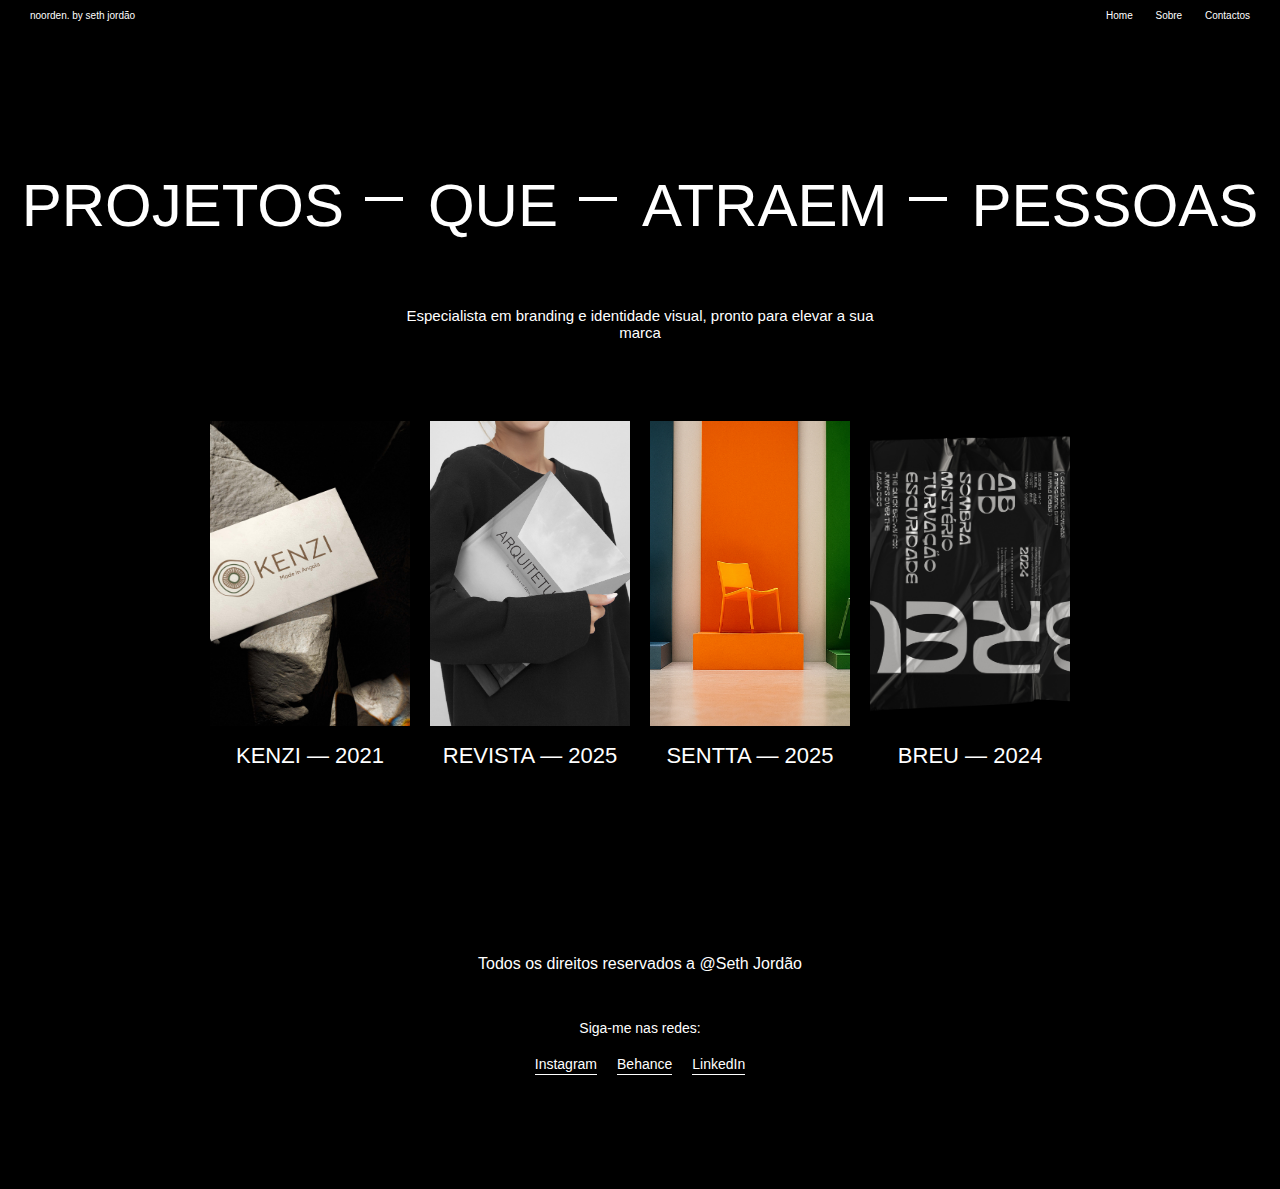
<file: index.html>
<!DOCTYPE html>
<html lang="pt">
<head>
  <meta charset="UTF-8" />
  <meta name="viewport" content="width=device-width, initial-scale=1.0" />
  <title>noorden. by Seth Jordão</title>
  <link rel="stylesheet" href="style.css" />
</head>
<body>
  <header class="menu">
    <div class="logo">noorden. <span class="by">by seth jordão</span></div>
    <nav>
      <a href="index.html">Home</a>
      <a href="sobre.html">Sobre</a>
      <a href="contacto.html">Contactos</a>
    </nav>
  </header>
  
<section class="intro">
  <h1 class="titulo-linhas">
    <span>PROJETOS</span>
    <span>QUE</span>
    <span>ATRAEM</span>
    <span>PESSOAS</span>
  </h1>
  <p class="subtexto">Especialista em branding e identidade visual, pronto para elevar a sua marca</p>
</section>
<section class="grid-projetos">
  <div class="projeto-container">
    <a href="projeto1.html" class="projeto" style="background-image: url('imagens/behance-6582758f05049.jpg');"></a>
    <div class="legenda">KENZI — 2021</div>
  </div>
  <div class="projeto-container">
    <a href="projeto2.html" class="projeto" style="background-image: url('imagens/Women Holding Book Mockup.jpg');"></a>
    <div class="legenda">REVISTA — 2025</div>
  </div>
  <div class="projeto-container">
    <a href="projeto3.html" class="projeto" style="background-image: url('imagens/cadeira - sentta 1-100.jpg');"></a>
    <div class="legenda">SENTTA — 2025</div>
  </div>
  <div class="projeto-container">
    <a href="projeto4.html" class="projeto" style="background-image: url('imagens/plastic-wrinkled-reflections-on-paper-mockup-top-view.jpg');"></a>
    <div class="legenda">BREU — 2024</div>
  </div>
</section>
  <section class="pagina-conteudo">
   <p class="subtexto">Todos os direitos reservados a @Seth Jordão</p>
      <div class="redes-sociais">
    <p>Siga-me nas redes:</p>
    <ul>
      <li><a href="https://www.instagram.com/noorden.studio/" target="_blank">Instagram</a></li>
      <li><a href="https://https://www.behance.net/sethdarius" target="_blank">Behance</a></li>
      <li><a href="https://www.linkedin.com/in/seth-darius-a90659299/" target="_blank">LinkedIn</a></li>
    </ul>
  </div>
</section>

</body>
</html>
</file>
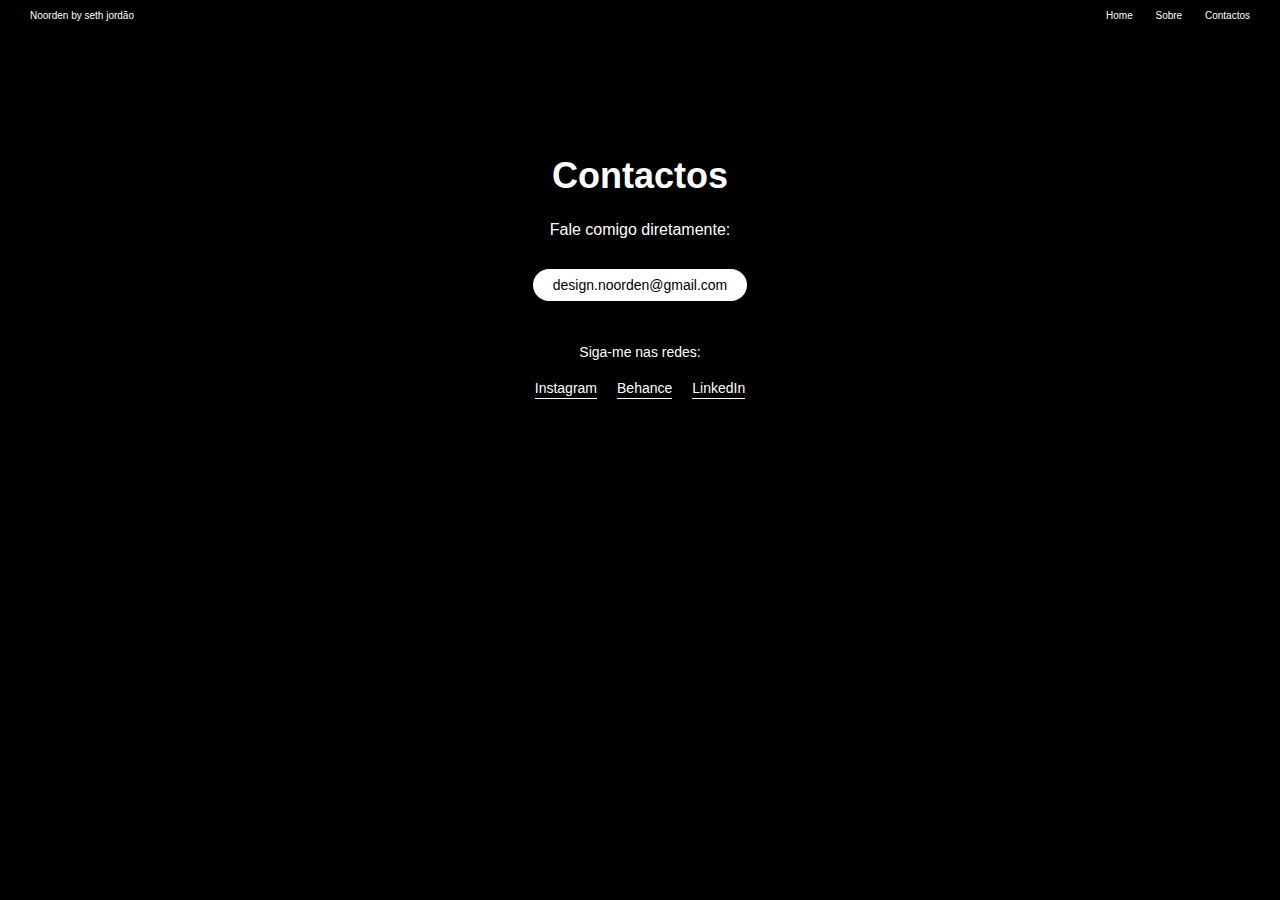
<file: contacto.html>
<!DOCTYPE html>
<html lang="pt">
<head>
  <meta charset="UTF-8" />
  <meta name="viewport" content="width=device-width, initial-scale=1.0" />
  <title>Contactos • Noorden</title>
  <link rel="stylesheet" href="style.css" />
</head>
<body>
  <header class="menu">
    <div class="logo">Noorden <span class="by">by seth jordão</span></div>
    <nav>
      <a href="index.html">Home</a>
      <a href="sobre.html">Sobre</a>
      <a href="contacto.html">Contactos</a>
    </nav>
  </header>
  
<section class="pagina-conteudo">
  <h1>Contactos</h1>
  <p>Fale comigo diretamente:</p>
  <a class="botao-contacto" href="mailto:design.noorden@gmail.com">design.noorden@gmail.com</a>

    <div class="redes-sociais">
    <p>Siga-me nas redes:</p>
    <ul>
      <li><a href="https://www.instagram.com/noorden.studio/" target="_blank">Instagram</a></li>
      <li><a href="https://https://www.behance.net/sethdarius" target="_blank">Behance</a></li>
      <li><a href="https://www.linkedin.com/in/seth-darius-a90659299/" target="_blank">LinkedIn</a></li>
    </ul>
  </div>
</section>

</body>
</html>
</file>
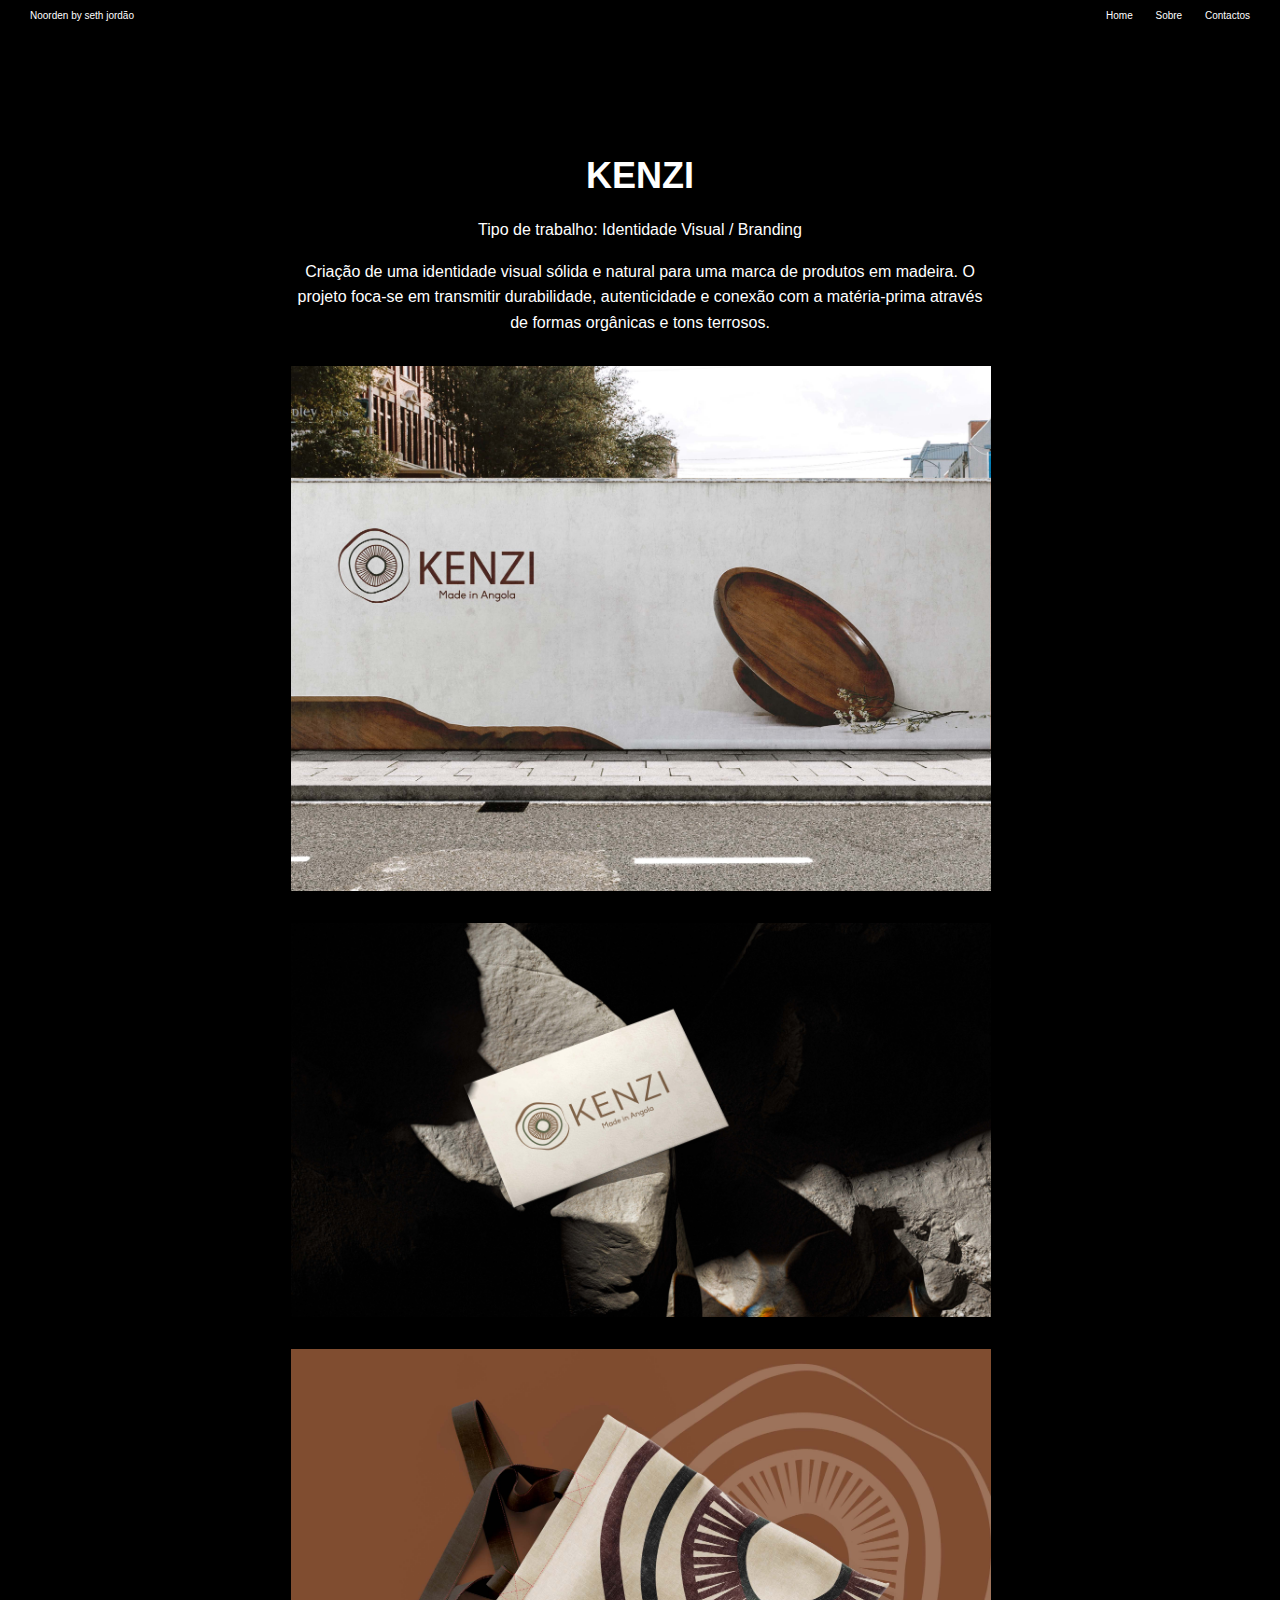
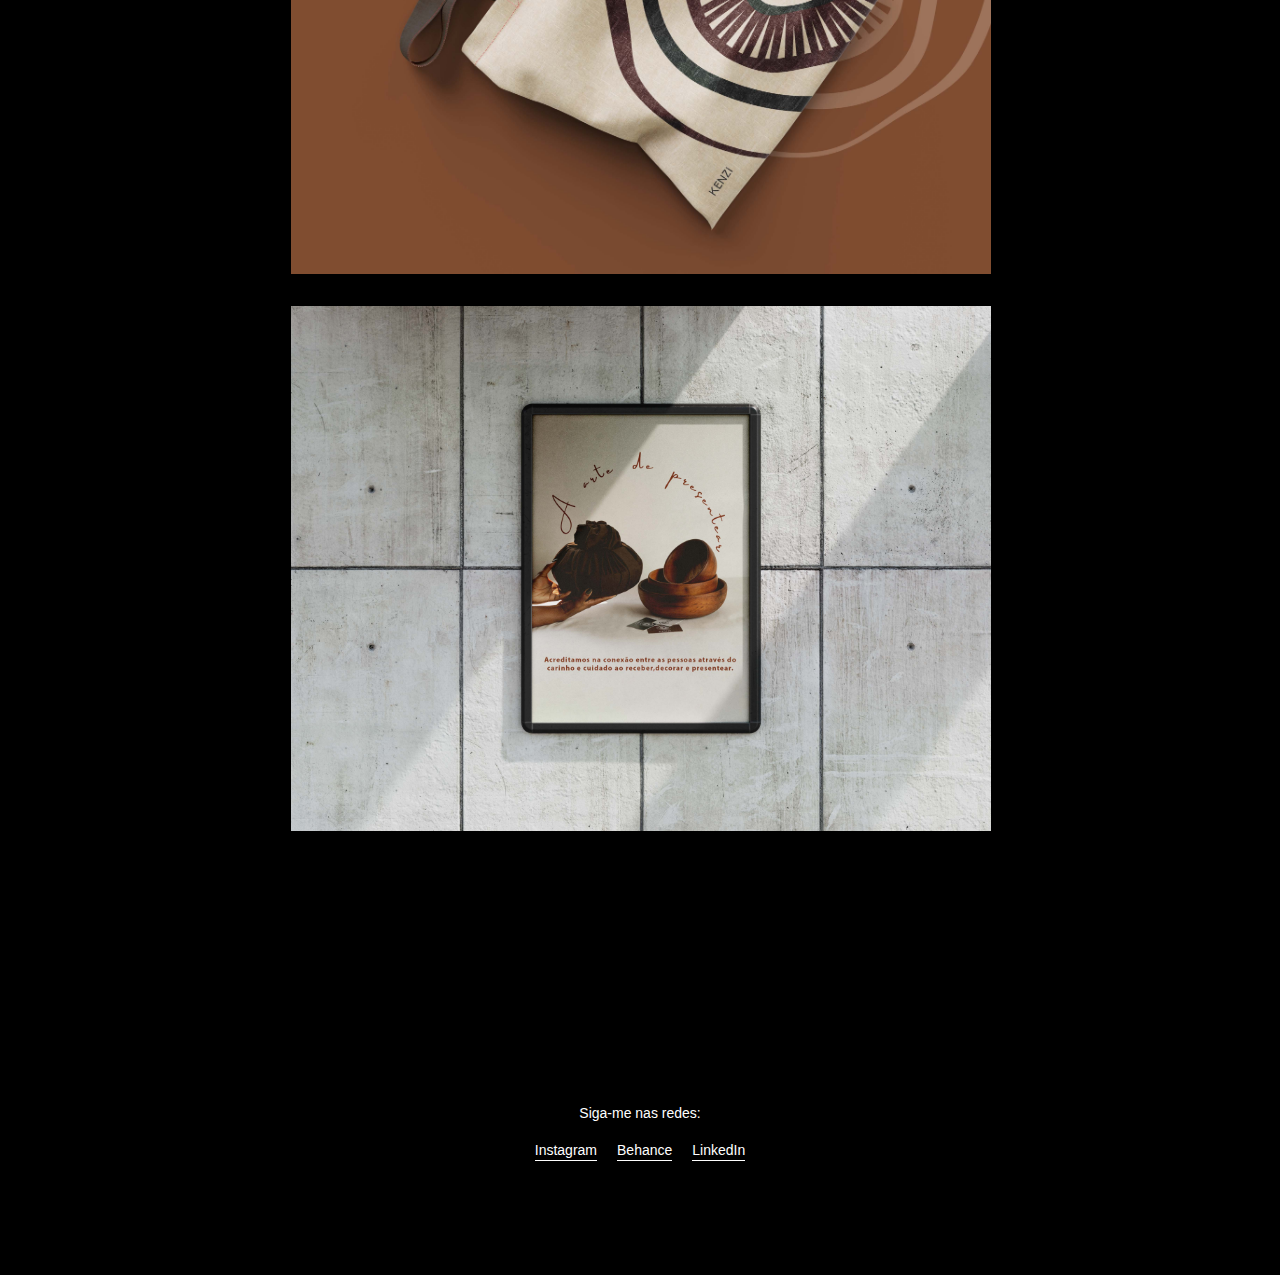
<file: projeto1.html>
<!doctype html>
<html lang="pt">
  <head>
    <meta charset="UTF-8" />
    <meta name="viewport" content="width=device-width, initial-scale=1.0" />
    <title>Projeto Um • Noorden</title>
    <link rel="stylesheet" href="style.css" />
  </head>
  <body>
    <header class="menu">
      <div class="logo">Noorden <span class="by">by seth jordão</span></div>
      <nav>
        <a href="index.html">Home</a>
        <a href="sobre.html">Sobre</a>
        <a href="contacto.html">Contactos</a>
      </nav>
    </header>

    <section class="pagina-conteudo">
      <h1>KENZI</h1>
      <p>Tipo de trabalho: Identidade Visual / Branding</p>
      <p>
        Criação de uma identidade visual sólida e natural para uma marca de produtos em madeira. O projeto foca-se em
        transmitir durabilidade, autenticidade e conexão com a matéria-prima através de formas orgânicas e tons
        terrosos.
      </p>

      <img src="imagens/Free_Wall_Mockup.jpg" class="imagem-projeto" />
      <img src="imagens/behance-6582758f05049.jpg" class="imagem-projeto" />
      <img src="imagens/sdfg.jpg" class="imagem-projeto" />
      <img src="imagens/Poster_Frame_Mockup.jpg" class="imagem-projeto" />
    </section>
    <section class="pagina-conteudo">
      <div class="redes-sociais">
        <p>Siga-me nas redes:</p>
        <ul>
          <li><a href="https://www.instagram.com/noorden.studio/" target="_blank">Instagram</a></li>
          <li><a href="https://https://www.behance.net/sethdarius" target="_blank">Behance</a></li>
          <li><a href="https://www.linkedin.com/in/seth-darius-a90659299/" target="_blank">LinkedIn</a></li>
        </ul>
      </div>
    </section>
  </body>
</html>
</file>
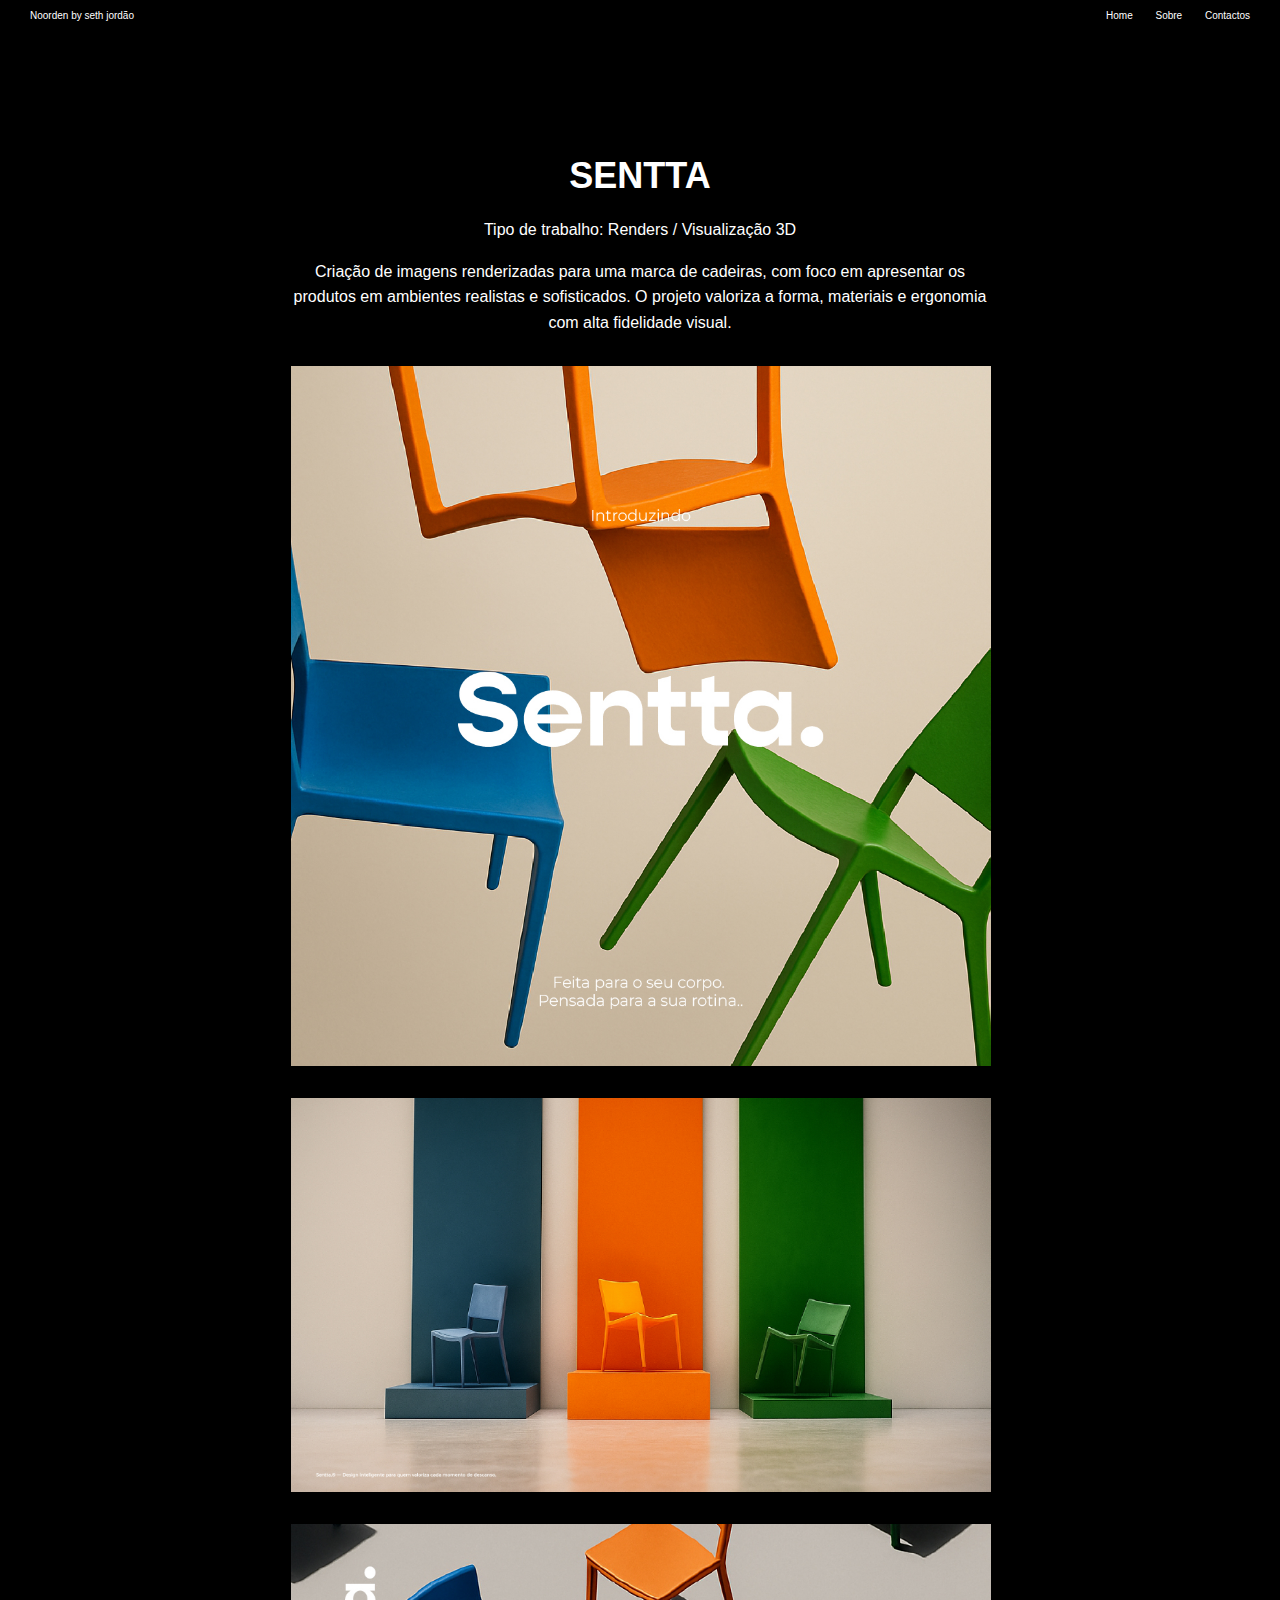
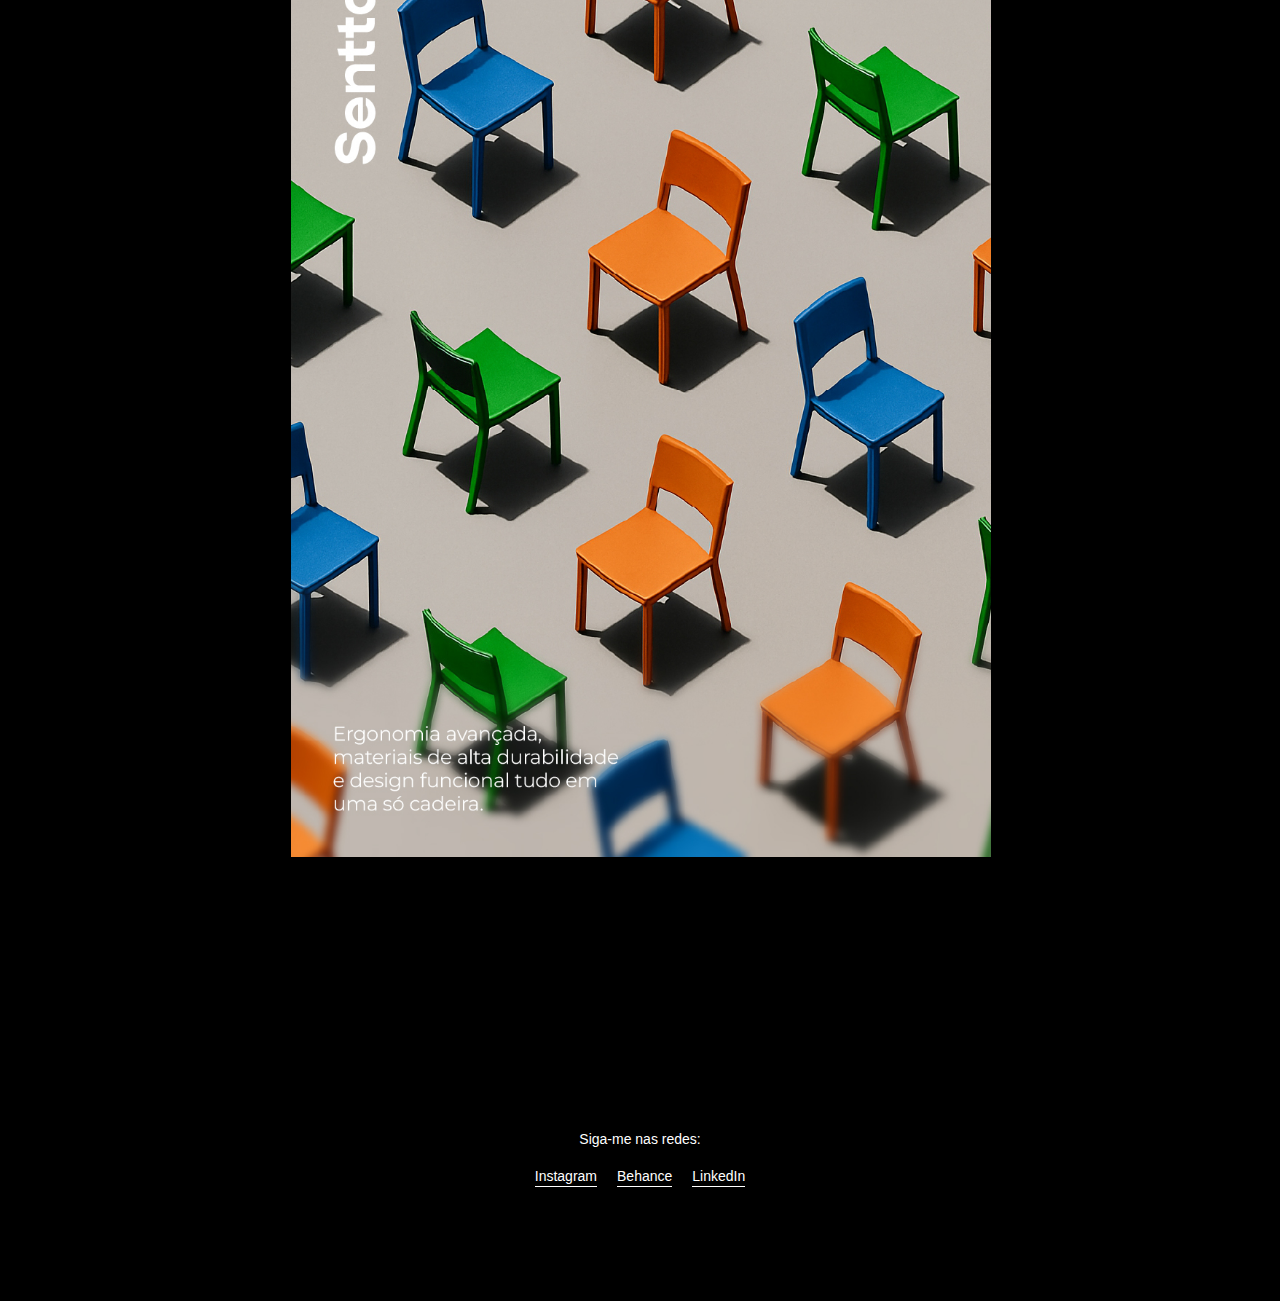
<file: projeto3.html>
<!doctype html>
<html lang="pt">
    <head>
        <meta charset="UTF-8" />
        <meta name="viewport" content="width=device-width, initial-scale=1.0" />
        <title>Projeto Um • Noorden</title>
        <link rel="stylesheet" href="style.css" />
    </head>
    <body>
        <header class="menu">
            <div class="logo">Noorden <span class="by">by seth jordão</span></div>
            <nav>
                <a href="index.html">Home</a>
                <a href="sobre.html">Sobre</a>
                <a href="contacto.html">Contactos</a>
            </nav>
        </header>

        <section class="pagina-conteudo">
            <h1>SENTTA</h1>
            <p>Tipo de trabalho: Renders / Visualização 3D</p>
            <p>
            Criação de imagens renderizadas para uma marca de cadeiras,
                com foco em apresentar os produtos em ambientes realistas e sofisticados. O projeto valoriza a forma,
                materiais e ergonomia com alta fidelidade visual.
            </p>
            <img src="imagens/cadeira - sentta 2-100.jpg" class="imagem-projeto" />
            <img src="imagens/cadeira - sentta 1-100.jpg" class="imagem-projeto" />
            <img src="imagens/cadeira - sentta 3-100.jpg" class="imagem-projeto" />
        </section>
        <section class="pagina-conteudo">
            <div class="redes-sociais">
                <p>Siga-me nas redes:</p>
                <ul>
                    <li><a href="https://www.instagram.com/noorden.studio/" target="_blank">Instagram</a></li>
                    <li><a href="https://https://www.behance.net/sethdarius" target="_blank">Behance</a></li>
                    <li><a href="https://www.linkedin.com/in/seth-darius-a90659299/" target="_blank">LinkedIn</a></li>
                </ul>
            </div>
        </section>
    </body>
</html>
</file>
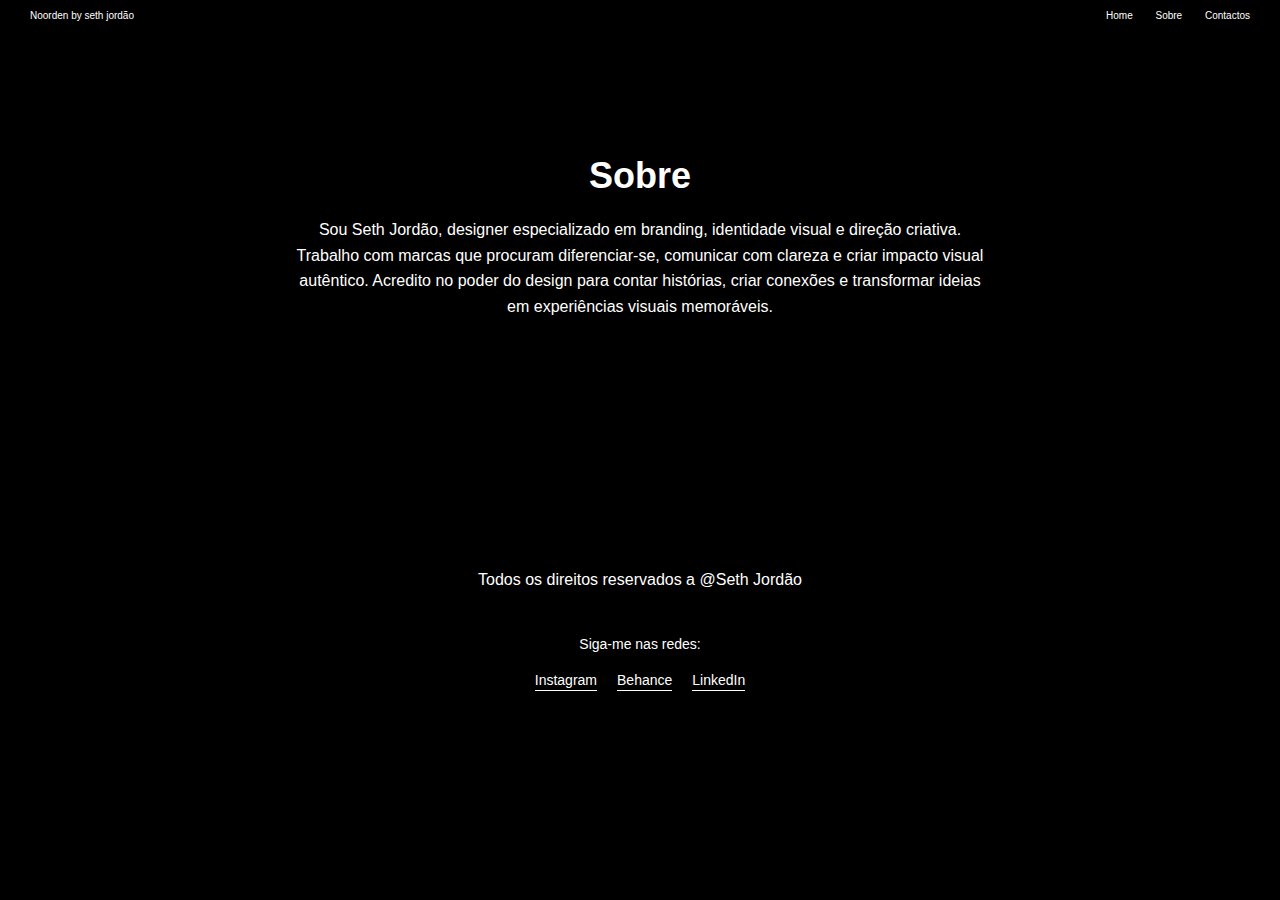
<file: sobre.html>
<!doctype html>
<html lang="pt">
  <head>
    <meta charset="UTF-8" />
    <meta name="viewport" content="width=device-width, initial-scale=1.0" />
    <title>Sobre • Noorden</title>
    <link rel="stylesheet" href="style.css" />
  </head>
  <body>
    <header class="menu">
      <div class="logo">Noorden <span class="by">by seth jordão</span></div>
      <nav>
        <a href="index.html">Home</a>
        <a href="sobre.html">Sobre</a>
        <a href="contacto.html">Contactos</a>
      </nav>
    </header>

    <section class="pagina-conteudo">
      <h1>Sobre</h1>
      <p>
        Sou Seth Jordão, designer especializado em branding, identidade visual e direção criativa. Trabalho com marcas que procuram diferenciar-se, comunicar com clareza e criar impacto visual autêntico. Acredito no poder do design para contar histórias, criar conexões e transformar ideias em experiências visuais memoráveis.
      </p>
    </section>
      <section class="pagina-conteudo">
   <p class="subtexto">Todos os direitos reservados a @Seth Jordão</p>
      <div class="redes-sociais">
    <p>Siga-me nas redes:</p>
    <ul>
      <li><a href="https://www.instagram.com/noorden.studio/" target="_blank">Instagram</a></li>
      <li><a href="https://https://www.behance.net/sethdarius" target="_blank">Behance</a></li>
      <li><a href="https://www.linkedin.com/in/seth-darius-a90659299/" target="_blank">LinkedIn</a></li>
    </ul>
  </div>
</section>
  </body>
</html>
</file>
<file: style.css>
body {
  margin: 0;
  background: black;
  color: white;
  font-family: 'Axiforma', sans-serif;
}

.menu {
  display: flex;
  justify-content: space-between;
  align-items: center;
  padding: 10px 30px;
  font-weight: 300;
  font-size: 10px;
}

.menu .logo {
  font-weight: 500;
}

.menu .by {
  font-weight: 300;
}

.menu nav a {
  margin-left: 20px;
  text-decoration: none;
  color: white;
}

.intro {
  text-align: center;
  padding: 100px 20px 30px;
}

.subtexto {
  font-size: 15px;
  text-align: center;
  max-width: 509px;
  margin: 0 auto;
  margin-top: 32px;
}

.grid-projetos {
  display: flex;
  justify-content: center;
  flex-wrap: wrap;
  gap: 20px;
  padding: 50px 30px;
}

.projeto-container {
  display: flex;
  flex-direction: column;
  align-items: center;
}

.projeto {
  display: block;
  width: 200px;
  height: 305px;
  background-size: cover;
  background-position: center;
  border: none;
  transition: border 5s;
}

.projeto:hover {
  border: 2px solid white;
}

.legenda {
  margin-top: 17px;
  font-size: 22px;
  font-weight: 382;
}

.pagina-conteudo {
  padding: 100px 30px;
  max-width: 700px;
  margin: auto;
  text-align: center;
}

.pagina-conteudo h1 {
  font-size: 36px;
  font-weight: 700;
  margin-bottom: 20px;
}

.pagina-conteudo p {
  font-size: 16px;
  line-height: 1.6;
}

.botao-contacto {
  display: inline-block;
  margin-top: 10px;
  padding: 8px 20px;
  background: white;
  color: black;
  text-decoration: none;
  border-radius: 20px;
  font-size: 14px;
  font-weight: 500;
}

.titulo-linhas {
  display: flex;
  flex-wrap: wrap;
  justify-content: center;
  gap: 84px;
  font-size: 60px;
  font-weight: 254;
  margin-bottom: 67px;
}

.titulo-linhas span {
  position: relative;
  display: inline-block;
}

.titulo-linhas span:not(:last-child)::after {
  content: "";
  position: absolute;
  right: -59px;
  top: 38%;
  transform: translateY(0);
  height: 4px;
  width: 38px;
  background: white;
}
.redes-sociais {
  margin-top: 40px;
}

.redes-sociais p {
  font-size: 14px;
  margin-bottom: 10px;
}

.redes-sociais ul {
  list-style: none;
  padding: 0;
  display: flex;
  justify-content: center;
  gap: 20px;
}

.redes-sociais li a {
  color: white;
  text-decoration: none;
  font-size: 14px;
  border-bottom: 1px solid white;
  padding-bottom: 2px;
  transition: opacity 0.2s;
}

.redes-sociais li a:hover {
  opacity: 0.7;
}
.imagem-projeto {
  max-width: 100%;
  margin: 30px auto;
  display: block;
  border: 1px solid Black;
}

.video-projeto {
  width: 100%;
  max-width: 700px;
  margin: 40px auto;
  display: block;
}
</file>
